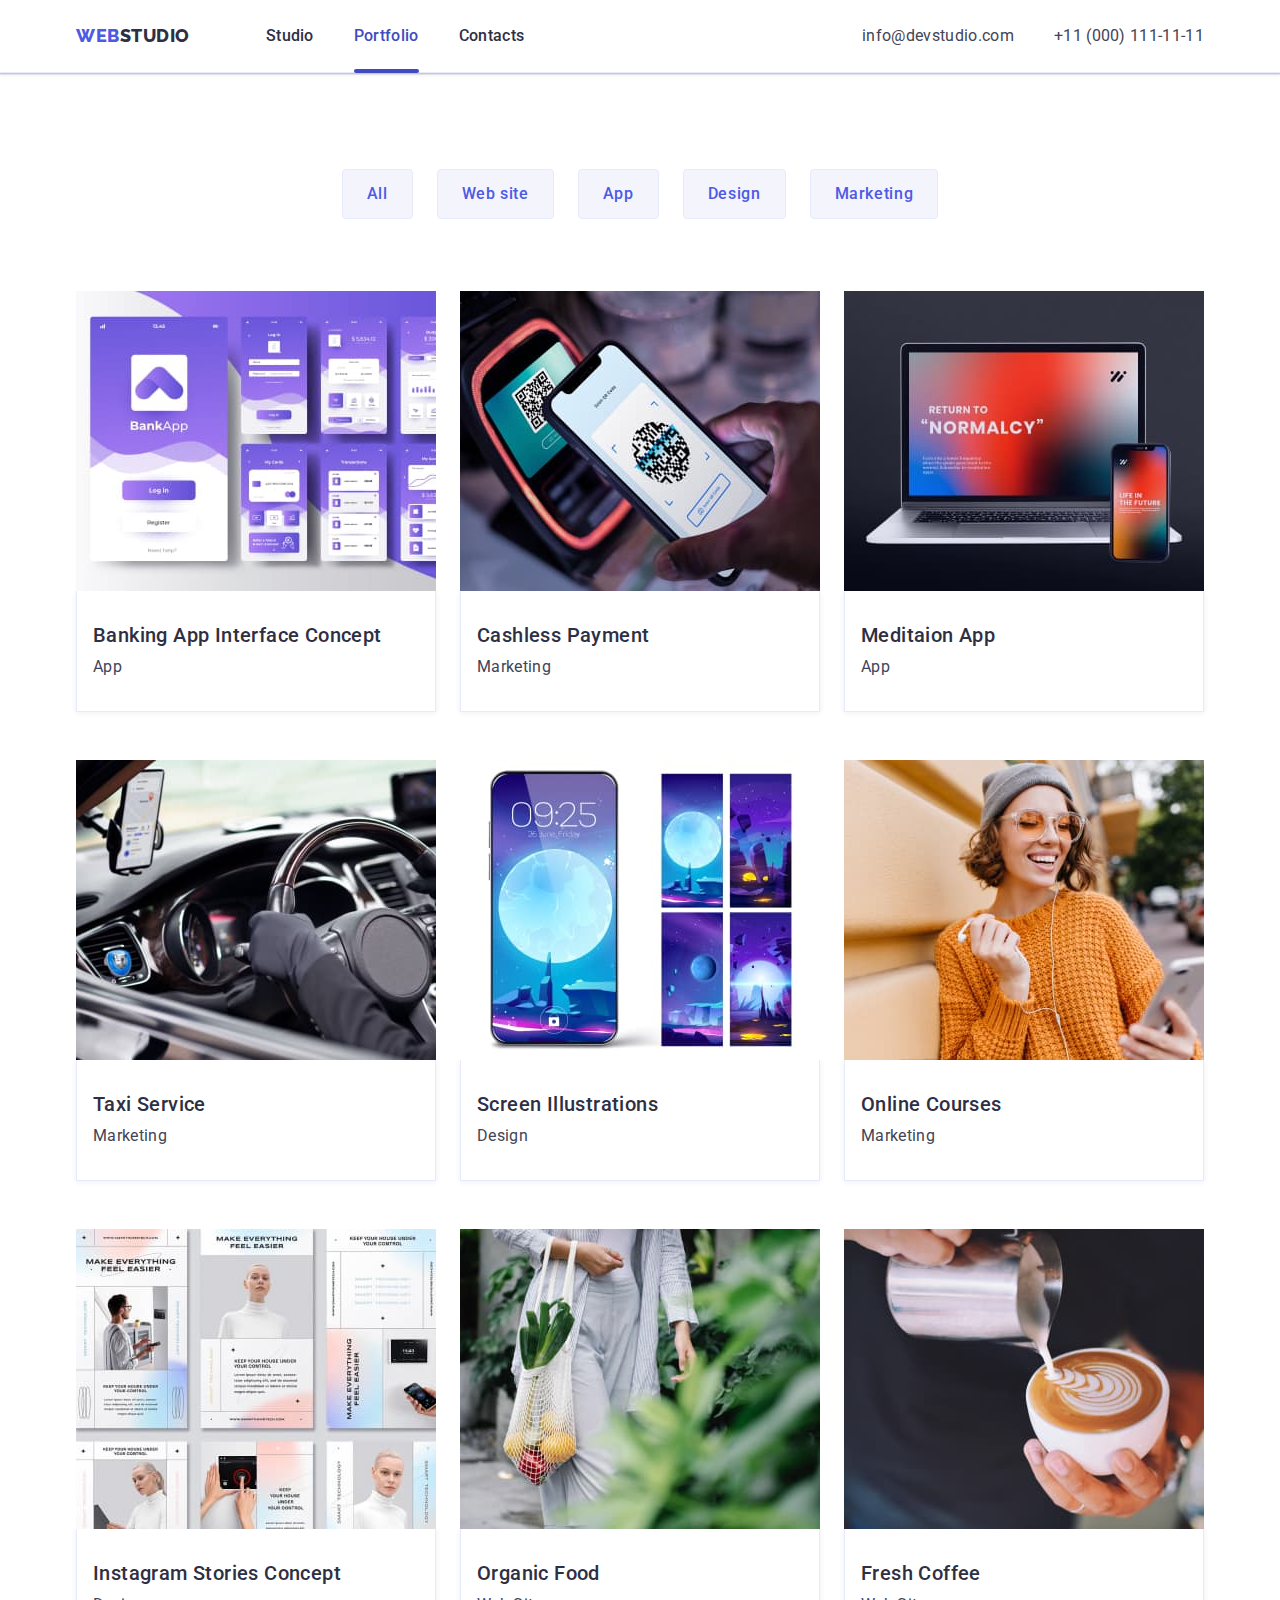
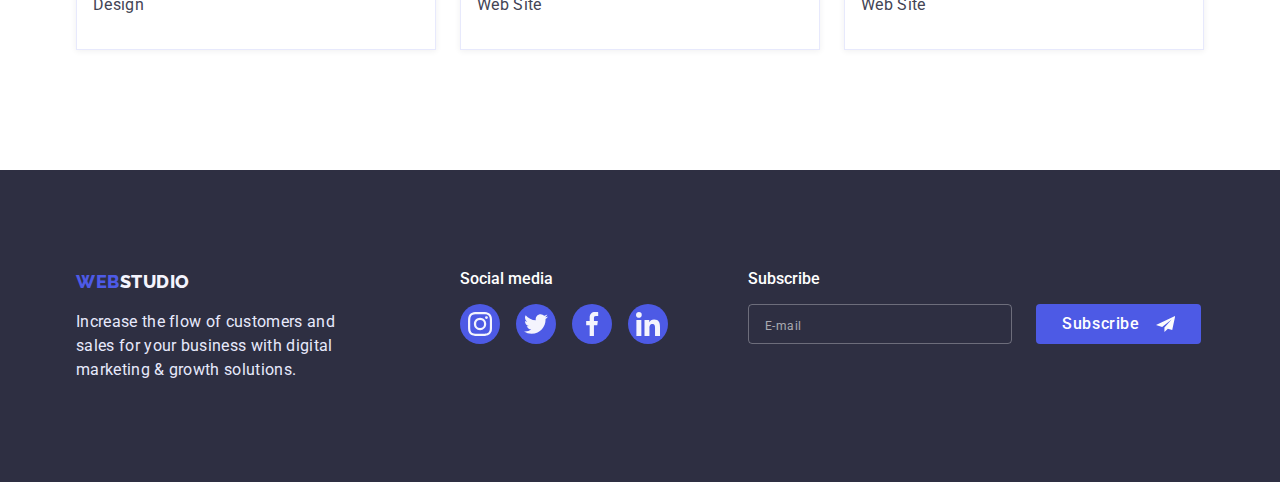
<file: portfolio.html>
<!DOCTYPE html>
<html lang="en">

<head>
  <meta charset="UTF-8" />
  <meta http-equiv="X-UA-Compatible" content="IE=edge" />
  <meta name="viewport" content="width=device-width, initial-scale=1.0" />
  <title>Portfolio</title>
  <link rel="preconnect" href="https://fonts.googleapis.com" />
  <link rel="preconnect" href="https://fonts.gstatic.com" crossorigin />
  <link href="https://fonts.googleapis.com/css2?family=Raleway:wght@800&family=Roboto:wght@400;500;700;900&display=swap"
    rel="stylesheet" />
  <link rel="stylesheet" href="https://cdn.jsdelivr.net/npm/modern-normalize@1.1.0/modern-normalize.min.css">

  <link rel="stylesheet" href="./css/styles.css" />
</head>

<body>
  <!-- HEADER -->

  <header class="page-header">
    <div class="header-container container">
      <nav class="page-nav">
        <a class="logo link" href="./index.html">Web<span class="dark-logo">Studio</span></a>
        <ul class="menu-list list">
          <li class="menu-item">
            <a class="menu-link link" href="./index.html">Studio</a>
          </li>
          <li class="menu-item">
            <a class="menu-link link current" href="./portfolio.html">Portfolio</a>
          </li>
          <li class="menu-item">
            <a class="menu-link link" href="">Contacts</a>
          </li>
        </ul>
      </nav>

      <ul class="contact list">
        <li class="contact-item">
          <a class="contact-link link" href="mailto:info@devstudio.com">info@devstudio.com</a>
        </li>
        <li class="contact-item">
          <a class="contact-link link" href="tel:+110001111111">+11 (000) 111-11-11</a>
        </li>
      </ul>
    </div>
  </header>


  <!-- Our projects -->
  <main>

    <section class="main-menu">
      <div class="container">
        <h1 hidden>Our projects</h1>
        <ul class="project-list list">
          <li><button type="button" class="project-button">All</button></li>
          <li><button type="button" class="project-button">Web site</button></li>
          <li><button type="button" class="project-button">App</button>
          </li>
          <li><button type="button" class="project-button">Design</button></li>
          <li><button type="button" class="project-button">Marketing</button></li>
        </ul>

        <!-- Work examples -->

        <ul class="work-list list">
          <li class="work-item">
            <a class="work-item-link link" href="">
              <div class="work-item-thumb"><img class="work-example" src="./images/projects/project1.jpg"
                  alt="Banking App Interface" width="360" height="300" />
                <div class="work-item-text">
                  <p class="work-item-discription">14 Stylish and User-Friendly App Design Concepts * Task Manager App
                    *
                    Calories Tracker App * Exotic Fruit Ecommerce App * CLoud Storage App</p>
                </div>
              </div>
              <div class="work-team-wrapper">
                <h2 class="section-subtitle">Banking App Interface Concept</h2>
                <p class="section-discription">App</p>
              </div>
            </a>
          </li>
          <li class="work-item">
            <a class="work-item-link link" href="">
              <div class="work-item-thumb"><img class="work-example" src="./images/projects/project2.jpg"
                  alt="paying by phone" width="360" height="300" />
                <div class="work-item-text">
                  <p class="work-item-discription">14 Stylish and User-Friendly App Design Concepts * Task Manager App
                    *
                    Calories Tracker App * Exotic Fruit Ecommerce App * CLoud Storage App</p>
                </div>
              </div>
              <div class="work-team-wrapper">
                <h2 class="section-subtitle">Cashless Payment</h2>
                <p class="section-discription">Marketing</p>
              </div>
            </a>
          </li>
          <li class="work-item">
            <a class="work-item-link link" href="">
              <div class="work-item-thumb"><img class="work-example" src="./images/projects/project3.jpg"
                  alt="laptop with app screen" width="360" height="300" />
                <div class="work-item-text">
                  <p class="work-item-discription">14 Stylish and User-Friendly App Design Concepts * Task Manager App
                    *
                    Calories Tracker App * Exotic Fruit Ecommerce App * CLoud Storage App</p>
                </div>
              </div>


              <div class="work-team-wrapper">
                <h2 class="section-subtitle">Meditaion App</h2>
                <p class="section-discription">App</p>
              </div>
            </a>
          </li>
          <li class="work-item">
            <a class="work-item-link link" href="">
              <div class="work-item-thumb"><img class="work-example" src="./images/projects/project4.jpg"
                  alt="driver in the car" width="360" height="300" />
                <div class="work-item-text">
                  <p class="work-item-discription">14 Stylish and User-Friendly App Design Concepts * Task Manager App
                    *
                    Calories Tracker App * Exotic Fruit Ecommerce App * CLoud Storage App</p>
                </div>
              </div>
              <div class="work-team-wrapper">
                <h2 class="section-subtitle">Taxi Service</h2>
                <p class="section-discription">Marketing</p>
              </div>
            </a>
          </li>
          <li class="work-item">
            <a class="work-item-link link" href="">
              <div class="work-item-thumb"><img class="work-example" src="./images/projects/project5.jpg"
                  alt="wallpapers for the phone" width="360" height="300" />
                <div class="work-item-text">
                  <p class="work-item-discription">14 Stylish and User-Friendly App Design Concepts * Task Manager App
                    *
                    Calories Tracker App * Exotic Fruit Ecommerce App * CLoud Storage App</p>
                </div>
              </div>
              <div class="work-team-wrapper">
                <h2 class="section-subtitle">Screen Illustrations</h2>
                <p class="section-discription">Design</p>
              </div>
            </a>
          </li>
          <li class="work-item">
            <a class="work-item-link link" href="">
              <div class="work-item-thumb"><img class="work-example" src="./images/projects/project6.jpg"
                  alt="smiling girl with a phone" width="360" height="300" />
                <div class="work-item-text">
                  <p class="work-item-discription">14 Stylish and User-Friendly App Design Concepts * Task Manager App
                    *
                    Calories Tracker App * Exotic Fruit Ecommerce App * CLoud Storage App</p>
                </div>
              </div>
              <div class="work-team-wrapper">
                <h2 class="section-subtitle">Online Courses</h2>
                <p class="section-discription">Marketing</p>
              </div>
            </a>
          </li>
          <li class="work-item">
            <a class="work-item-link link" href="">
              <div class="work-item-thumb"><img class="work-example" src="./images/projects/project7.jpg"
                  alt="wallpapers for instagram" width="360" height="300" />
                <div class="work-item-text">
                  <p class="work-item-discription">14 Stylish and User-Friendly App Design Concepts * Task Manager App
                    *
                    Calories Tracker App * Exotic Fruit Ecommerce App * CLoud Storage App</p>
                </div>
              </div>
              <div class="work-team-wrapper">
                <h2 class="section-subtitle">Instagram Stories Concept</h2>
                <p class="section-discription">Design</p>
              </div>
            </a>
          </li>
          <li class="work-item">
            <a class="work-item-link link" href="">
              <div class="work-item-thumb"><img class="work-example" src="./images/projects/project8.jpg"
                  alt="legumes in the bag" width="360" height="300" />
                <div class="work-item-text">
                  <p class="work-item-discription">14 Stylish and User-Friendly App Design Concepts * Task Manager App
                    *
                    Calories Tracker App * Exotic Fruit Ecommerce App * CLoud Storage App</p>
                </div>
              </div>
              <div class="work-team-wrapper">
                <h2 class="section-subtitle">Organic Food</h2>
                <p class="section-discription">Web Site</p>
              </div>
            </a>
          </li>
          <li class="work-item">
            <a class="work-item-link link" href="">
              <div class="work-item-thumb"><img class="work-example" src="./images/projects/project9.jpg"
                  alt="coffe in the cup" width="360" height="300" />
                <div class="work-item-text">
                  <p class="work-item-discription">14 Stylish and User-Friendly App Design Concepts * Task Manager App
                    *
                    Calories Tracker App * Exotic Fruit Ecommerce App * CLoud Storage App</p>
                </div>
              </div>
              <div class="work-team-wrapper">
                <h2 class="section-subtitle">Fresh Coffee</h2>
                <p class="section-discription">Web Site</p>
              </div>
            </a>
          </li>
        </ul>
      </div>
    </section>

  </main>
  <!-- FOOTER -->

  <footer class="footer">
    <div class="footer-container">
      <div class="footer-logo-part">
        <a class="logo link" href="./index.html">Web<span class="light-logo">Studio</span></a>
        <p class="footer-discription">
          Increase the flow of customers and sales for your business with digital
          marketing & growth solutions.
        </p>
      </div>
      <div class="social-media">
        <p class="footer-title">Social media</p>
        <ul class="footer-social list">
          <li class="social-item">
            <a class="footer-social-link" href="https://instagram.com" rel="noopener noreferrer"
              aria-label="instagram link">
              <svg class="footer-social-sgv" width="24" height="24">
                <use href="./images/icons.svg#icon-instagram"></use>
              </svg>
            </a>
          </li>
          <li class="social-item">
            <a class="footer-social-link" href="https://twitter.com" rel="noopener noreferrer"
              aria-label="twitter link">
              <svg class="footer-social-svg" width="24" height="24">
                <use href="./images/icons.svg#icon-twitter"></use>
              </svg>
            </a>
          </li>
          <li class="social-item">
            <a class="footer-social-link" href="https://facebook.com" rel="noopener noreferrer"
              aria-label="facebook link">
              <svg class="footer-social-svg" width="24" height="24">
                <use href="./images/icons.svg#icon-facebook"></use>
              </svg>
            </a>
          </li>
          <li class="social-item">
            <a class="footer-social-link" href="https://linkedin.com/" rel="noopener noreferrer"
              aria-label="linkedin link">
              <svg class="footer-social-svg" width="24" height="24">
                <use href="./images/icons.svg#icon-linkedin"></use>
              </svg>
            </a>
          </li>
        </ul>
      </div>
      <div class="booking">
        <p class="footer-title">Subscribe</p>
        <form class="booking-form" name="booking_form" autocomplete="on">
          <label class="booking-form-label" for="user_email">
            <input class="booking-form-mail" type="email" name="user_email" placeholder="E-mail" required />
          </label>

          <button class="booking-form-btn " type="submit">Subscribe
            <svg class="booking-icon" width="24" height="24">
              <use href="./images/icons.svg#icon-plane"></use>
            </svg>
          </button>

        </form>
      </div>
    </div>


  </footer>

</body>

</html>
</file>
<file: css/styles.css>
:root {
  /* Fonts */
  --primary-font: 'Roboto', sans-serif;
  --secondary-font: 'Raleway', sans-serif;

  /* text colors */
  --primary-text-color: #2e2f42;
  --secondary-text-color: #434455;
  --contrast-text-color: #ffffff;

  /* BG colors */
  --dark-color-theme: #e7e9fc;
  --accent-color: #4d5ae5;
  --style-color: #404bbf;
  --accent-color-second: #f4f4fd;
  --accent-color-border-8: rgba(46, 47, 66, 0.08);
  --accent-color-border-16: rgba(46, 47, 66, 0.16);
  --accent-color-border-70: rgba(46, 47, 66, 0.7);
  --icons-color: #8e8f99;
  --icons-color2: #31d0aa;
  --icons-color3: rgba(255, 255, 255, 0.1);
  --backdrop: rgba(46, 47, 66, 0.4);
  --modal-box: #fcfcfc;
  --modal-box-shadow: 0px 1px 1px rgba(0, 0, 0, 0.14),
    0px 1px 3px rgba(0, 0, 0, 0.12), 0px 2px 1px rgba(0, 0, 0, 0.2);
  border-radius: 4px;

  /* transitions */
  --trans-fast: 250ms, cubic-bezier(0.4, 0, 0.2, 1);
}
/* reset styles */
h1,
h2,
h3,
h4,
h5,
h6,
ul,
p {
  margin: 0;
}

img {
  display: block;
  max-width: 100%;
  height: auto;
}

.list {
  list-style: none;
  margin: 0;
  padding: 0;
}
.link {
  text-decoration: none;
}
body {
  font-family: var(--primary-font);
  color: var(--primary-text-color);
}

/* =============== COMPONENTS====================== */
.section-title {
  font-weight: 700;
  font-size: 36px;
  line-height: 1.11;
  text-align: center;
  letter-spacing: 0.02em;
  text-transform: capitalize;
  margin-bottom: 72px;
}

.section-subtitle {
  font-weight: 700;
  font-size: 36px;
  line-height: 1.11;
  text-align: center;
  letter-spacing: 0.02em;
  margin-bottom: 8px;
}

@media only screen and (min-width: 768px) {
  .section-subtitle {
    text-align: left;
  }
}

@media only screen and (min-width: 1200px) {
  .section-subtitle {
    font-weight: 500;
    font-size: 20px;
    line-height: 1.2;
    text-align: left;
  }
}

.section-discription {
  font-size: 16px;
  line-height: 1.5;
  font-weight: 500;
  letter-spacing: 0.02em;
  color: var(--secondary-text-color);
}

@media only screen and (min-width: 1200px) {
  .section-discription {
    font-weight: 400;
  }
}

.work-item-discription {
  font-weight: 400;
  font-size: 16px;
  line-height: 1.5;
  letter-spacing: 0.02em;
  color: var(--accent-color-second);
  margin-bottom: 8px;
}

.container {
  min-width: 320px;
  padding: 0 16px;
  margin: 0 auto;
}
@media only screen and (min-width: 428px) {
  .container {
    max-width: 396px;
  }
}

@media only screen and (min-width: 768px) {
  .container {
    max-width: 768px;
  }
}

@media only screen and (min-width: 1200px) {
  .container {
    max-width: 1158px;
    padding: 0 15px;
  }
}

.section {
  padding-top: 96px;
}
@media only screen and (min-width: 768px) {
  .section {
    padding-top: 96px;
  }
}

@media only screen and (min-width: 1200px) {
  .section {
    padding-top: 120px;
  }
}

/*==== flexbox==== */

.header-container {
  display: flex;
  align-items: center;
  flex-direction: row;
  /* max-width: 427px; */
  padding: 0 16px;
}

@media only screen and (min-width: 428px) {
  .header-container {
    max-width: 396px;
    padding: 0 16px;
  }
}

@media only screen and (min-width: 768px) {
  .header-container {
    max-width: 768px;
    padding: 0 16px;
  }
}

@media only screen and (min-width: 1200px) {
  .header-container {
    max-width: 1158px;
    padding: 0 15px;
  }
}

.menu-list {
  display: flex;
  align-items: center;
  gap: 40px;
}

.page-nav {
  display: flex;
  flex-direction: row;
}
.contact {
  display: none;
}

@media only screen and (min-width: 768px) {
  .contact {
    display: flex;
    flex-direction: column;
    margin-left: auto;
  }
}

@media only screen and (min-width: 1200px) {
  .contact {
    display: flex;
    flex-direction: row;
    margin-left: auto;
  }
}

@media only screen and (min-width: 1200px) {
  .contact-item:not(:last-child) {
    margin-right: 40px;
  }
}

@media only screen and (max-width: 767.9px) {
  .menu-item {
    display: none;
  }
  .menu-list {
    display: none;
  }
}

.benefits-list {
  display: flex;
  flex-wrap: wrap;
  gap: 72px 24px;
}

.team-list {
  display: flex;
  flex-wrap: wrap;

  gap: 72px 24px;
  justify-content: center;
}

.team-members {
  width: 264px;
}

@media only screen and (min-width: 768px) {
  .team-list {
    gap: 64px 24px;
  }
  .team-members {
    flex-basic: calc((100% - 24px * 1) / 2);
  }
}

@media only screen and (min-width: 1200px) {
  .team-list {
    flex-wrap: nowrap;
  }
}

.card-section-subtitle {
  font-weight: 500;
  font-size: 20px;
  line-height: 1.2;
  text-align: center;
  letter-spacing: 0.02em;
  margin-bottom: 8px;
}

.card-section-discription {
  font-size: 16px;
  line-height: 1.5;
  font-weight: 400;
  letter-spacing: 0.02em;
  text-align: center;
  color: var(--secondary-text-color);
  margin-bottom: 8px;
}

.project-list {
  display: flex;
  flex-direction: row;

  margin-bottom: 72px;
  justify-content: center;
  gap: 24px;
}

.work-list {
  display: flex;
  flex-direction: row;
  flex-wrap: wrap;
  row-gap: 48px;
  column-gap: 24px;
}

.work-item {
  width: calc((100% - 24px * 2) / 3);
}
.work {
  display: none;
}

@media only screen and (min-width: 1200px) {
  .work {
    display: block;
  }
}

.visually-hidden {
  position: absolute;
  width: 1px;
  height: 1px;
  margin: -1px;
  border: 0;
  padding: 0;

  white-space: nowrap;
  clip-path: inset(100%);
  clip: rect(0 0 0 0);
  overflow: hidden;
}

/* =============== /COMPONENTS====================== */
/*================= HEADER =======================*/

.page-header {
  padding-top: 0;
  padding-bottom: 0;
  display: block;
  align-items: center;
}

.page-nav {
  margin: 0;
}

.logo {
  font-family: var(--secondary-font);
  font-weight: 800;
  font-size: 18px;
  line-height: 1.33;
  display: flex;
  align-items: center;
  justify-content: center;
  letter-spacing: 0.03em;
  text-transform: uppercase;
  color: var(--accent-color);
  margin-right: 0px;
}
@media only screen and (min-width: 768px) {
  .logo {
    margin-right: 120px;
    justify-content: left;
  }
}

@media only screen and (min-width: 1200px) {
  .logo {
    margin-right: 76px;
  }
}

.dark-logo {
  color: var(--primary-text-color);
}
.menu-link {
  display: flex;
  align-items: center;
  justify-content: center;
  padding-bottom: 24px;
  padding-top: 24px;

  font-weight: 500;
  font-size: 16px;
  line-height: 1.5;
  letter-spacing: 0.02em;

  color: var(--primary-text-color);
  position: relative;

  transition-property: color;
  transition-duration: 250ms;
  transition-timing-function: cubic-bezier(0.4, 0, 0.2, 1);
}

.menu-link:focus,
.menu-link:hover {
  color: var(--style-color);
}
.current {
  color: var(--style-color);
}

.menu-link.current::after {
  content: '';
  position: absolute;
  bottom: -1px;

  display: block;
  width: 100%;
  height: 4px;
  border-radius: 2px;
  background-color: var(--style-color);
}

.work-item-link {
  color: var(--primary-text-color);
  font-weight: 500;
  font-size: 20px;
  line-height: 1.2;
}

.contact-link {
  font-size: 12px;
  line-height: 1.17;
  letter-spacing: 0.04em;
  color: var(--secondary-text-color);

  transition-property: color;
  transition-duration: 250ms;
  transition-timing-function: cubic-bezier(0.4, 0, 0.2, 1);
}

.contact-link:focus,
.contact-link:hover {
  color: var(--style-color);
}

@media only screen and (min-width: 1200px) {
  .contact-link {
    font-size: 16px;
    line-height: 1.5;
    letter-spacing: 0.02em;
  }
}

.burger {
  display: inline-block;
  stroke-width: 0;
  stroke: currentColor;
  fill: currentColor;
}

/*==================== Hero =========================*/
.hero {
  background-color: var(--primary-text-color);
  padding: 112px 0px;
  background-image: linear-gradient(
      var(--accent-color-border-70),
      var(--accent-color-border-70)
    ),
    url(../images/hero/hero_mob@1x.jpg);

  background-repeat: no-repeat;
  background-position: center;
  background-size: cover;
  margin-left: auto;
  margin-right: auto;
}
@media (min-device-pixel-ratio: 2),
  (min-resolution: 192dpi),
  (min-resolution: 2dppx) {
  .hero {
    background-image: linear-gradient(
        var(--accent-color-border-70),
        var(--accent-color-border-70)
      ),
      url(../images/hero/hero_mob@2x.jpg);
  }
}
@media only screen and (min-width: 427px) {
  .hero {
    background-image: linear-gradient(
        var(--accent-color-border-70),
        var(--accent-color-border-70)
      ),
      url(../images/hero/hero_tab@1x.jpg);
  }
  @media (min-device-pixel-ratio: 2),
    (min-resolution: 192dpi),
    (min-resolution: 2dppx) {
    .hero {
      background-image: linear-gradient(
          var(--accent-color-border-70),
          var(--accent-color-border-70)
        ),
        url(../images/hero/hero_tab@2x.jpg);
    }
  }
}

@media only screen and (min-width: 769px) {
  .hero {
    background-image: linear-gradient(
        var(--accent-color-border-70),
        var(--accent-color-border-70)
      ),
      url(../images/hero/hero_desk@1x.jpg);
  }
  @media (min-device-pixel-ratio: 2),
    (min-resolution: 192dpi),
    (min-resolution: 2dppx) {
    .hero {
      background-image: linear-gradient(
          var(--accent-color-border-70),
          var(--accent-color-border-70)
        ),
        url(../images/hero/hero_desk@2x.jpg);
    }
  }
}

@media only screen and (min-width: 768px) {
  .hero {
    padding: 112px 0px;
  }
}

@media only screen and (min-width: 1200px) {
  .hero {
    max-width: 1440px;
    padding: 188px 0px;
    background-color: none;
  }
}

.main-title {
  font-weight: 700;
  font-size: 36px;
  line-height: 1.11;
  text-align: center;
  letter-spacing: 0.02em;
  color: var(--contrast-text-color);
  margin-bottom: 72px;
}

@media only screen and (min-width: 768px) {
  .main-title {
    font-weight: 700;
    font-size: 56px;
    line-height: 1.07;
    text-align: center;
    letter-spacing: 0.02em;
    color: var(--contrast-text-color);
    margin-bottom: 36px;
  }
}

@media only screen and (min-width: 1200px) {
  .main-title {
    margin-bottom: 48px;
  }
}

.main-menu {
  padding: 96px 0px 120px 0px;
}

.button {
  min-width: 169px;
  min-height: 56px;
  border-radius: 4px;
  padding: 16px 32px;
  font-family: var(--primary-font);
  font-weight: 500;
  font-size: 16px;
  line-height: 1.5;
  align-items: center;
  letter-spacing: 0.04em;
  color: var(--contrast-text-color);
  background-color: var(--accent-color);
  cursor: pointer;
  border: none;
  display: block;
  margin-right: auto;
  margin-left: auto;

  transition-property: background-color;
  transition-duration: 250ms;
  transition-timing-function: cubic-bezier(0.4, 0, 0.2, 1);
  transition-delay: 0;
}

.button:hover,
.button:focus {
  background-color: var(--style-color);
}

.hero-container {
  text-align: center;
}

.project-button {
  font-family: var(--primary-font);
  font-weight: 500;
  font-size: 16px;
  line-height: 1.5;
  display: flex;
  align-items: center;
  text-align: center;
  letter-spacing: 0.04em;
  color: var(--accent-color);
  background-color: var(--accent-color-second);
  cursor: pointer;
  border: 1px solid var(--dark-color-theme);
  display: block;
  padding: 12px 24px;
  border-radius: 4px;

  transition-property: background-color, color, box-shadow, border-color;
  transition-duration: 250ms;
  transition-timing-function: cubic-bezier(0.4, 0, 0.2, 1);
}

.project-button:hover,
.project-button:focus {
  background-color: var(--style-color);
  color: var(--contrast-text-color);
  box-shadow: 0px 3px 1px rgba(0, 0, 0, 0.1), 0px 2px 1px rgba(0, 0, 0, 0.08),
    0px 2px 2px rgba(0, 0, 0, 0.12);
  border-radius: 4px;
  border-color: var(--style-color);
}

.our-team {
  background-color: var(--accent-color-second);
  padding-bottom: 120px;
}

.our-team-container {
  min-width: 320px;
  max-width: 427px;
  margin: 0 auto;
}

@media only screen and (min-width: 428px) {
  .our-team-container {
    max-width: 428px;
    padding: 0 16px;
  }
}

@media only screen and (min-width: 768px) {
  .our-team-container {
    max-width: 768px;
    padding: 0 108px;
  }
}

@media only screen and (min-width: 1200px) {
  .our-team-container {
    max-width: 1158px;
    padding: 0 15px;
  }
}

.work-item {
  width: 360px;
}

.work-item-link {
  color: var(--primary-text-color);

  display: block;
}

.work-team-wrapper {
  border: 1px solid var(--dark-color-theme);
  border-top: none;
  padding: 32px 16px;
  box-shadow: 0px 1px 6px var(--accent-color-border-8);
}

.work-item-link:hover,
.work-item-link:focus {
  box-shadow: 0px 1px 6px var(--accent-color-border-8),
    0px 1px 1px var(--accent-color-border-16),
    0px 2px 1px var(--accent-color-border-8);
}
.work-item-link:hover .work-item-text {
  transform: translateY(0);
}

.work-item-link:focus .work-item-text {
  transform: translateY(0);
}

.work-item-thumb {
  position: relative;
  overflow: hidden;
}

.work-item-text {
  position: absolute;
  top: 0;
  left: 0;
  width: 100%;
  height: 100%;
  padding: 40px 32px;
  background-color: var(--accent-color);
  color: var(--accent-color-second);

  transform: translateY(100%);
  transition: transform 250ms cubic-bezier(0.4, 0, 0.2, 1);
}

.team-members-wrapper {
  padding: 32px 16px;
  text-align: center;
  background: var(--contrast-text-color);
  box-shadow: 0px 1px 6px var(--accent-color-border-8),
    0px 1px 1px var(--accent-color-border-16),
    0px 2px 1px var(--accent-color-border-8);
  border-radius: 0px 0px 4px 4px;
  width: 264px;
}

.page-header {
  border: 1px solid var(--dark-color-theme);
  box-shadow: 0px 1px 6px var(--accent-color-border-8),
    0px 1px 1px var(--accent-color-border-16),
    0px 2px 1px var(--accent-color-border-8);
  border-top: none;
  border-right: none;
  border-left: none;
}

.work {
  padding-bottom: 120px;
}
.socials {
  display: flex;
  gap: 24px;
  align-items: center;
  justify-content: center;
}

.social-link {
  display: flex;
  align-items: center;
  justify-content: center;
  width: 40px;
  height: 40px;

  background-color: var(--accent-color);
  border-radius: 50%;

  transition-property: background-color;
  transition-duration: 250ms;
  transition-timing-function: cubic-bezier(0.4, 0, 0.2, 1);
  transition-delay: 0;
}

.social-link:hover,
.social-link:focus {
  background-color: var(--style-color);
}

.benefits-icons {
  display: none;
  justify-content: center;
  align-items: center;
  background: var(--accent-color-second);
  border-radius: 4px;
  height: 112px;
  margin-bottom: 8px;
}

@media only screen and (min-width: 1200px) {
  .benefits-icons {
    display: flex;
  }
}
.benefits {
  padding-bottom: 96px;
}

@media only screen and (min-width: 768px) {
  .benefits {
    padding-bottom: 96px;
  }
}
@media only screen and (min-width: 1200px) {
  .benefits {
    padding-bottom: 0px;
  }
}

.benefits-item {
  width: 396px;
}
@media only screen and (min-width: 768px) {
  .benefits-item {
    width: 356px;
  }
}

@media only screen and (min-width: 1200px) {
  .benefits-item {
    width: 264px;
  }
}

.customers {
  padding-top: 120px;
  padding-bottom: 120px;
}

.customer-container {
  min-width: 320px;
  max-width: 428px;
  padding: 0 16px;
}

@media only screen and (min-width: 428px) {
  .customer-container {
    max-width: 428px;
    padding: 0 16px;
  }
}

@media only screen and (min-width: 768px) {
  .customer-container {
    max-width: 768px;
    padding: 0 108px;
  }
}

@media only screen and (min-width: 1200px) {
  .customer-container {
    max-width: 1158px;
    padding: 0 15px;
  }
}

.customers-title {
  font-weight: 700;
  font-size: 36px;
  line-height: calc(40 / 36);
  margin-bottom: 72px;
  text-align: center;
  letter-spacing: 0.02em;
  color: var(--primary-text-color);
}
.customer-list {
  display: flex;
  flex-wrap: wrap;
  gap: 72px 16px;
  justify-content: center;
}

.customer-item {
  width: 190px;
}

@media only screen and (min-width: 768px) {
  .customer-item {
    width: 168px;
  }
  .customer-list {
    gap: 72px 24px;
  }
}

.customers-link {
  display: flex;
  width: 190px;
  height: 88px;
  justify-content: center;
  align-items: center;
  color: var(--icons-color);
  box-sizing: border-box;
  border: 1px solid var(--icons-color);
  border-radius: 4px;

  transition-property: color, border;
  transition-duration: 250ms;
  transition-timing-function: cubic-bezier(0.4, 0, 0.2, 1);
}
.customers-link:hover,
.customers-link:focus {
  color: var(--style-color);
  border: 1px solid var(--style-color);
}

@media only screen and (min-width: 768px) {
  .customers-link {
    width: 168px;
  }
}

.customers-svg {
  fill: currentColor;
}

/* footer */
.footer-discription {
  font-size: 16px;
  line-height: 1.5;
  letter-spacing: 0.02em;
  color: var(--dark-color-theme);
  margin-top: 16px;
  width: 264px;
}
.light-logo {
  color: var(--accent-color-second);
}
.footer {
  background-color: var(--primary-text-color);
  padding-top: 96px;
  padding-bottom: 96px;
}
@media only screen and (min-width: 768px) {
  .footer {
    padding-top: 96px;
    padding-bottom: 96px;
  }
}
@media only screen and (min-width: 1200px) {
  .footer {
    padding-top: 100px;
    padding-bottom: 100px;
  }
}

.footer-container {
  min-width: 320px;
  padding: 0 15px;
  margin: 0 auto;
  display: flex;
  flex-direction: column;
  gap: 72px;
}

@media only screen and (min-width: 768px) {
  .footer-container {
    flex-direction: row;
    flex-wrap: wrap;
    align-items: flex-start;
    padding: 0;
    gap: 72px 24px;

    max-width: 530px;
  }
}
@media only screen and (min-width: 1200px) {
  .footer-container {
    max-width: 1158px;
    display: flex;
    flex-wrap: nowrap;
    width: 1158px;
    padding: 0 15px;
    margin: 0 auto;
    gap: 0px;
  }
}

.footer-logo-part {
  margin: 0 auto;
}

.footer-title {
  color: var(--contrast-text-color);
  font-weight: 500;
  margin: 0 auto;
}
/* 
@media only screen and (min-width: 428px) {
  .booking-form-label {
    max-width: 264px;
  }
} */
@media only screen and (min-width: 768px) {
  .footer-title {
    margin-left: 0;
  }
  .footer-logo-part {
    margin: 0;
  }
  .booking-form-label {
    width: 264px;
  }
}
.social-media {
  display: flex;
  flex-wrap: wrap;
  flex-direction: column;
  justify-content: center;
  gap: 16px;
}

@media only screen and (min-width: 768px) {
  .social-media {
  }
}
@media only screen and (min-width: 1200px) {
  .social-media {
    display: block;
    flex-wrap: wrap;
    height: 80px;
    margin-left: 120px;
    padding-right: 80px;
  }
  .footer-title {
    color: var(--contrast-text-color);
    margin-bottom: 16px;
    font-weight: 500;
  }
}

.footer-social-link {
  display: flex;
  align-items: center;
  justify-content: center;
  width: 40px;
  height: 40px;

  background-color: var(--accent-color);
  border-radius: 50%;

  transition-property: background-color;
  transition-duration: 250ms;
  transition-timing-function: cubic-bezier(0.4, 0, 0.2, 1);
}
.footer-social-link:hover,
.footer-social-linbk:focus {
  background-color: var(--icons-color2);
}
@media only screen and (min-width: 768px) {
}
@media only screen and (min-width: 1200px) {
}

.footer-social {
  display: flex;
  justify-content: center;
  align-items: center;
  gap: 16px;
}

.booking {
  display: flex;
  flex-wrap: wrap;
  flex-direction: column;
  justify-content: center;
  gap: 16px;
}

@media only screen and (min-width: 768px) {
}
@media only screen and (min-width: 1200px) {
  .booking {
    display: block;
    justify-content: center;
  }
}

.booking-form {
  display: flex;
  flex-wrap: wrap;
  flex-direction: column;
  justify-content: center;
  align-items: center;
  gap: 16px;
}

@media only screen and (min-width: 768px) {
  .booking-form {
    flex-direction: row;
    gap: 24px;
  }
}
@media only screen and (min-width: 1200px) {
  .booking-form {
    display: flex;
    flex-wrap: nowrap;
  }
}

.booking-form-mail {
  min-width: 264px;
  height: 40px;
  padding: 8px 16px;

  color: #ffffff;
  background-color: transparent;
  border: 1px solid rgba(255, 255, 255, 0.3);
  border-radius: 4px;
  outline: none;
}
.booking-form-mail::placeholder {
  font-size: 12px;
  line-height: 2;
  letter-spacing: 0.04em;
  color: rgba(255, 255, 255, 0.6);
}

@media only screen and (min-width: 428px) {
  .booking-form-mail {
    width: 394px;
    padding: 8px 16px;
  }
}

@media only screen and (min-width: 768px) {
  .booking-form-mail {
    width: 264px;
    padding: 8px 16px;
  }
}

.booking-form-btn {
  display: flex;
  align-items: center;
  text-align: center;
  font-weight: 500;

  height: 40px;
  width: 165px;
  padding-top: 8px;
  padding-right: 24px;
  padding-bottom: 8px;
  padding-left: 24px;
  letter-spacing: 0.04em;
  color: var(--contrast-text-color);
  background-color: var(--accent-color);
  border-color: transparent;
  border-radius: 4px;
  transition-duration: 250ms;
  transition-timing-function: cubic-bezier(0.4, 0, 0.2, 1);
  transition-property: color, background-color, border-color;
}
.booking-form-btn:hover,
.booking-form-btn:focus {
  background-color: var(--style-color);
  border-color: transparent;
}

.booking-icon {
  margin-left: 16px;
  fill: var(--modal-box);
}

/* modal */

.backdrop {
  position: fixed;
  width: 100%;
  height: 100%;
  top: 0;
  left: 0;

  background-color: var(--backdrop);

  transition: opacity 250ms cubic-bezier(0.4, 0, 0.2, 1),
    visibility 250ms cubic-bezier(0.4, 0, 0.2, 1);
}

.backdrop.is-hidden {
  opacity: 0;
  visibility: hidden;
  pointer-events: none;
}

.modal {
  position: absolute;
  top: 50%;
  left: 50%;
  transform: translate(-50%, -50%);

  max-width: 408px;
  width: 100%;

  max-height: 100%;
  overflow-y: auto;

  padding-top: 85px;
  padding-left: 24px;
  padding-right: 24px;
  padding-bottom: 24px;

  background: var(--modal-box);
  box-shadow: var(--modal-box-shadow);
  border-radius: 4px;

  transition: transform 300ms cubic-bezier(0.4, 0, 0.2, 1),
    opacity 200ms cubic-bezier(0.4, 0, 0.2, 1);
}

.backdrop.is-hidden .modal {
  transform: scale(1.5);
  opacity: 0;
}

.modal-btn {
  position: absolute;
  top: 24px;
  right: 24px;

  width: 24px;
  height: 24px;
  padding: 0;
  display: flex;
  align-items: center;
  justify-content: center;

  border: 1px solid rgba(0, 0, 0, 0.1);

  background-color: var(--dark-color-theme);
  border-radius: 50%;

  transition: background-color 250ms cubic-bezier(0.4, 0, 0.2, 1),
    fill 250ms cubic-bezier(0.4, 0, 0.2, 1);
}

.modal-btn:hover,
.modal-btn:focus {
  background-color: var(--style-color);
  fill: var(--contrast-text-color);
}

.modal-title {
  display: block;
  margin-bottom: 14px;
  text-align: center;
}

.modal-form-label {
  display: block;

  font-weight: 400;
  font-size: 12px;
  line-height: 16px;
  letter-spacing: 0.04em;
  color: rgba(142, 143, 153, 1);

  margin-bottom: 4px;
}

.modal-form-group {
  position: relative;
  margin-bottom: 8px;
}

.modal-form-field {
  display: block;
  width: 100%;
  height: 40px;
  padding-left: 38px;

  border-radius: 4px;
  border: 1px solid rgba(33, 33, 33, 0.2);
  outline: 2px solid transparent;
  outline-offset: -1px;

  transition: outline-color 250ms cubic-bezier(0.4, 0, 0.2, 1);
}

.modal-form-field:focus,
.modal-form-field:focus-visible {
  outline-color: rgba(77, 90, 229, 1);
}
.modal-form-icon {
  position: absolute;
  top: 50%;
  left: 16px;

  fill: rgba(46, 47, 66, 1);
  transition: fill 250ms cubic-bezier(0.4, 0, 0.2, 1);

  transform: translateY(-50%);
  pointer-events: none;
}
.modal-form-field:focus + .modal-form-icon {
  fill: rgba(77, 90, 229, 1);
}

.modal-form-comment {
  display: block;
  width: 100%;
  height: 120px;
  padding: 8px 16px;
  margin-bottom: 16px;

  font-size: 12px;
  line-height: 16px;
  letter-spacing: 0.04em;

  resize: none;

  border-radius: 4px;
  border: 1px solid rgba(33, 33, 33, 0.2);
  outline: 2px solid transparent;
  outline-offset: -1px;

  transition: outline-color 250ms cubic-bezier(0.4, 0, 0.2, 1);
}

.modal-form-comment:focus,
.modal-form-comment:focus-visible {
  outline-color: rgba(77, 90, 229, 1);
}

.modal-form-comment::placeholder {
  color: rgba(117, 117, 117, 0.5);
}

.form-checkbox {
  display: flex;
  align-items: baseline;
  margin-bottom: 24px;
}
.form-checkbox-input {
  display: block;
  position: absolute;
  width: 16px;
  height: 16px;
  border: none;
}
.form-checkbox-label {
  position: relative;
  display: block;
  margin-left: 24px;
  font-size: 12px;
  line-height: 1.33;
  letter-spacing: 0.04em;
  color: #757575;
}

.form-checkbox-label::before {
  content: '';
  position: absolute;
  top: 0px;
  left: -24px;
  width: 16px;
  height: 16px;
  border: 1.25px solid rgba(46, 47, 66, 1);
  border-radius: 2px;
  background-color: rgba(244, 244, 253, 1);
  transition: border-color 250ms cubic-bezier(0.4, 0, 0.2, 1),
    background-color 250ms cubic-bezier(0.4, 0, 0.2, 1),
    background-image 250ms cubic-bezier(0.4, 0, 0.2, 1);
}
.form-checkbox-input:checked ~ .form-checkbox-label::before {
  background-color: var(--style-color);
  background-image: url(../images/icons/vector.svg);
  border-color: var(--style-color);
  background-repeat: no-repeat;
  background-position: center;
  fill: rgba(244, 244, 253, 1);
}

.modal-form-link {
  display: inline-block;
  font-size: 12px;
  line-height: 1.33;
  letter-spacing: 0.04em;
  color: var(--accent-color);
  text-decoration: underline;
}

/* mobile menu */
.menu-toggle {
  padding: 24px 0px;

  display: flex;
  align-items: center;
  justify-content: center;

  margin-left: auto;

  background-color: transparent;
  cursor: pointer;
  border: none;
  border-radius: 50%;
  outline: none;

  transition: background-color 250ms cubic-bezier(0.4, 0, 0.2, 1),
    fill 250ms cubic-bezier(0.4, 0, 0.2, 1);
}

@media (min-width: 768px) {
  .menu-toggle {
    display: none;
  }
}

.menu-toggle:hover,
.menu-toggle:focus {
  background-color: rgba(0, 0, 0, 0.1);
}

.menu-toggle-close {
  position: absolute;
  top: 40px;
  right: 40px;

  width: 24px;
  height: 24px;
  padding: 0;
  display: flex;
  align-items: center;
  justify-content: center;

  border: 1px solid rgba(0, 0, 0, 0.1);

  background-color: var(--dark-color-theme);
  border-radius: 50%;

  transition: background-color 250ms cubic-bezier(0.4, 0, 0.2, 1),
    fill 250ms cubic-bezier(0.4, 0, 0.2, 1);
}

.menu-toggle-close:hover,
.menu-toggle-close:focus {
  background-color: var(--style-color);
  fill: var(--contrast-text-color);
}

.menu-container {
  position: fixed;
  top: 0;
  left: 0;
  display: flex;
  flex-direction: column;

  width: 100%;
  height: 100%;
  max-height: 100%;
  overflow-y: auto;

  padding: 40px;
  padding-top: 80px;
  background-color: var(--contrast-text-color);
  box-shadow: 0px 2px 1px rgba(46, 47, 66, 0.08),
    0px 1px 1px rgba(46, 47, 66, 0.16), 0px 1px 6px rgba(46, 47, 66, 0.08);
  z-index: 999;

  transform: translateX(100%);
  transition: transform 250ms ease-in-out;
}

@media (min-width: 768px) {
  .menu-container {
    display: none;
  }
}
.menu-container.is-open {
  transform: translateX(0);
}

.menu-container .menu-toggle {
  position: absolute;
  top: 40px;
  right: 40px;
  color: #fff;
}

.mobile-menu {
  margin-bottom: auto;
  list-style: none;
  padding: 0px;
}

.mobile-menu .link {
  display: block;

  text-decoration: none;
}

.mobile-social-link {
  display: flex;
  align-items: center;
  justify-content: center;
  width: 40px;
  height: 40px;

  background-color: var(--accent-color);
  border-radius: 50%;

  transition-property: background-color;
  transition-duration: 250ms;
  transition-timing-function: cubic-bezier(0.4, 0, 0.2, 1);
}
.mobile-social-link:hover,
.mobile-social-linbk:focus {
  background-color: var(--icons-color2);
}
.mobile-social {
  display: flex;
  justify-content: flex-start;
  align-items: center;
  gap: 64px;
}
@media (min-width: 320px) {
  .mobile-social {
    gap: 28px;
  }
}

.mobile-contact {
  margin-bottom: 48px;
}

.mobile-menu-link {
  display: flex;
  align-items: center;
  justify-content: center;
  padding-bottom: 40px;

  font-weight: 700;
  font-size: 36px;
  line-height: 1.11;
  letter-spacing: 0.02em;

  color: var(--primary-text-color);
  position: relative;

  transition-property: color;
  transition-duration: 250ms;
  transition-timing-function: cubic-bezier(0.4, 0, 0.2, 1);
}

.mobile-menu-link:focus,
.mobile-menu-link:hover {
  color: var(--style-color);
}
.mobile-contact-tel {
  font-weight: 600;
  font-size: 36px;
  line-height: 1.11;

  color: var(--accent-color);

  transition-property: color;
  transition-duration: 250ms;
  transition-timing-function: cubic-bezier(0.4, 0, 0.2, 1);
}

.mobile-contact-mail {
  font-weight: 500;
  font-size: 30px;
  line-height: 1.2;
  letter-spacing: 0.02em;
  color: var(--secondary-text-color);

  transition-property: color;
  transition-duration: 250ms;
  transition-timing-function: cubic-bezier(0.4, 0, 0.2, 1);
}

.mobile-contact-item:first-child {
  padding-bottom: 40px;
}
@media (min-width: 320px) {
  .mobile-contact-tel {
    font-size: 24px;
  }
  .mobile-contact-mail {
    font-size: 24px;
  }
}
</file>
